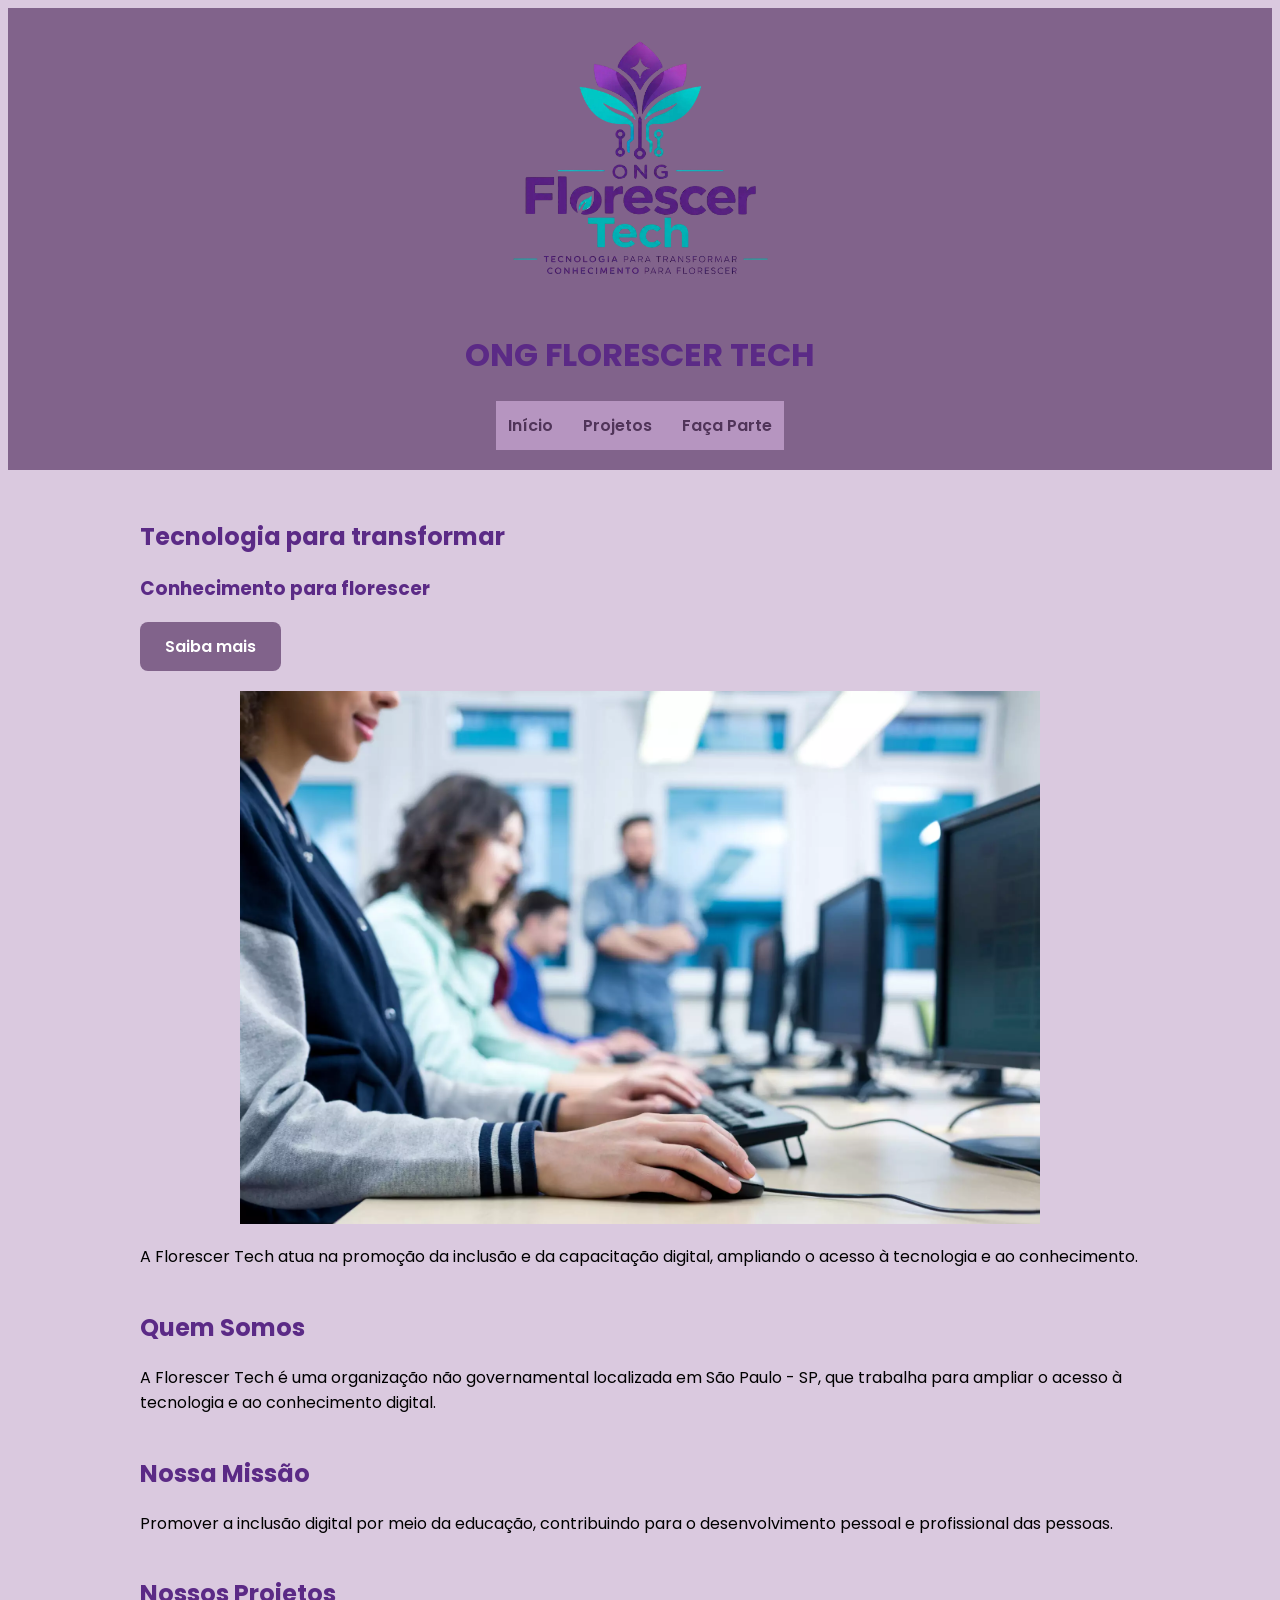
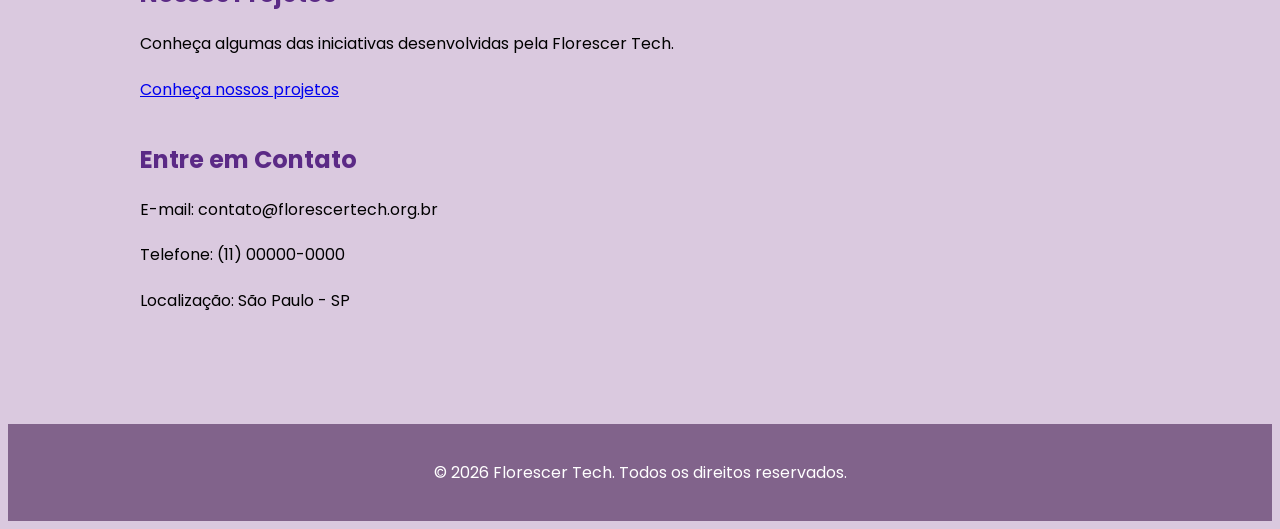
<file: html/index.html>
<!DOCTYPE html>
<html lang="pt-BR">

<head>

    <meta charset="UTF-8">

    <meta name="viewport" content="width=device-width, initial-scale=1.0">

    <meta name="description" content="Florescer Tech: inclusão e capacitação digital por meio da tecnologia.">

    <title>Florescer Tech</title>

    <link rel="stylesheet" href="../css/style.css">

    <link rel="preconnect" href="https://fonts.googleapis.com">

    <link rel="preconnect" href="https://fonts.gstatic.com" crossorigin>

    <link
        href="https://fonts.googleapis.com/css2?family=Poppins:wght@400;500;600;700&display=swap"
        rel="stylesheet"
    >

</head>


<body>

    <header>

        <img
            src="../imagens/logoft.png"
            height="300"
            alt="Logo da Florescer Tech"
        >

        <h1>ONG FLORESCER TECH</h1>


        <nav>

            <button
                class="menu-toggle"
                aria-label="Abrir menu"
                aria-expanded="false"
                type="button"
            >
                ☰
            </button>


            <ul class="menu">

    <li>
        <a href="#inicio">
            Início
        </a>
    </li>

    <li class="dropdown">

        <a href="#projetos">
            Projetos
        </a>

        <ul class="submenu">

            <li>
                <a href="#projetos">
                    Nossos Projetos
                </a>
            </li>

            <li>
                <a href="#areas">
                    Áreas de Atuação
                </a>
            </li>

        </ul>

    </li>

    <li>
        <a href="#cadastro">
            Faça Parte
        </a>
    </li>

</ul>

        </nav>

    </header>


    <main id="conteudo">

    <section>

        <h2>Tecnologia para transformar</h2>

        <h3>Conhecimento para florescer</h3>

        <button
            type="button"
            id="botao-mensagem"
        >
            Saiba mais
        </button>

        <p id="mensagem-interativa"></p>

        <img
            src="../imagens/pc.jpg"
            width="800"
            alt="Pessoa utilizando um computador durante uma atividade de inclusão digital"
        >

        <p>
            A Florescer Tech atua na promoção da inclusão e da capacitação digital,
            ampliando o acesso à tecnologia e ao conhecimento.
        </p>

    </section>

    <section>

        <h2>Quem Somos</h2>

        <p>
            A Florescer Tech é uma organização não governamental localizada em
            São Paulo - SP, que trabalha para ampliar o acesso à tecnologia
            e ao conhecimento digital.
        </p>

    </section>

    <section>

        <h2>Nossa Missão</h2>

        <p>
            Promover a inclusão digital por meio da educação, contribuindo
            para o desenvolvimento pessoal e profissional das pessoas.
        </p>

    </section>

    <section>

        <h2>Nossos Projetos</h2>

        <p>
            Conheça algumas das iniciativas desenvolvidas pela Florescer Tech.
        </p>

        <a href="projetos.html">
            Conheça nossos projetos
        </a>

    </section>

    <section>

        <h2>Entre em Contato</h2>

        <p>
            E-mail: contato@florescertech.org.br
        </p>

        <p>
            Telefone: (11) 00000-0000
        </p>

        <p>
            Localização: São Paulo - SP
        </p>

    </section>

</main>


    <footer>

        <p>
            &copy; 2026 Florescer Tech. Todos os direitos reservados.
        </p>

    </footer>


    <script src="../js/script.js"></script>

</body>

</html>
</file>
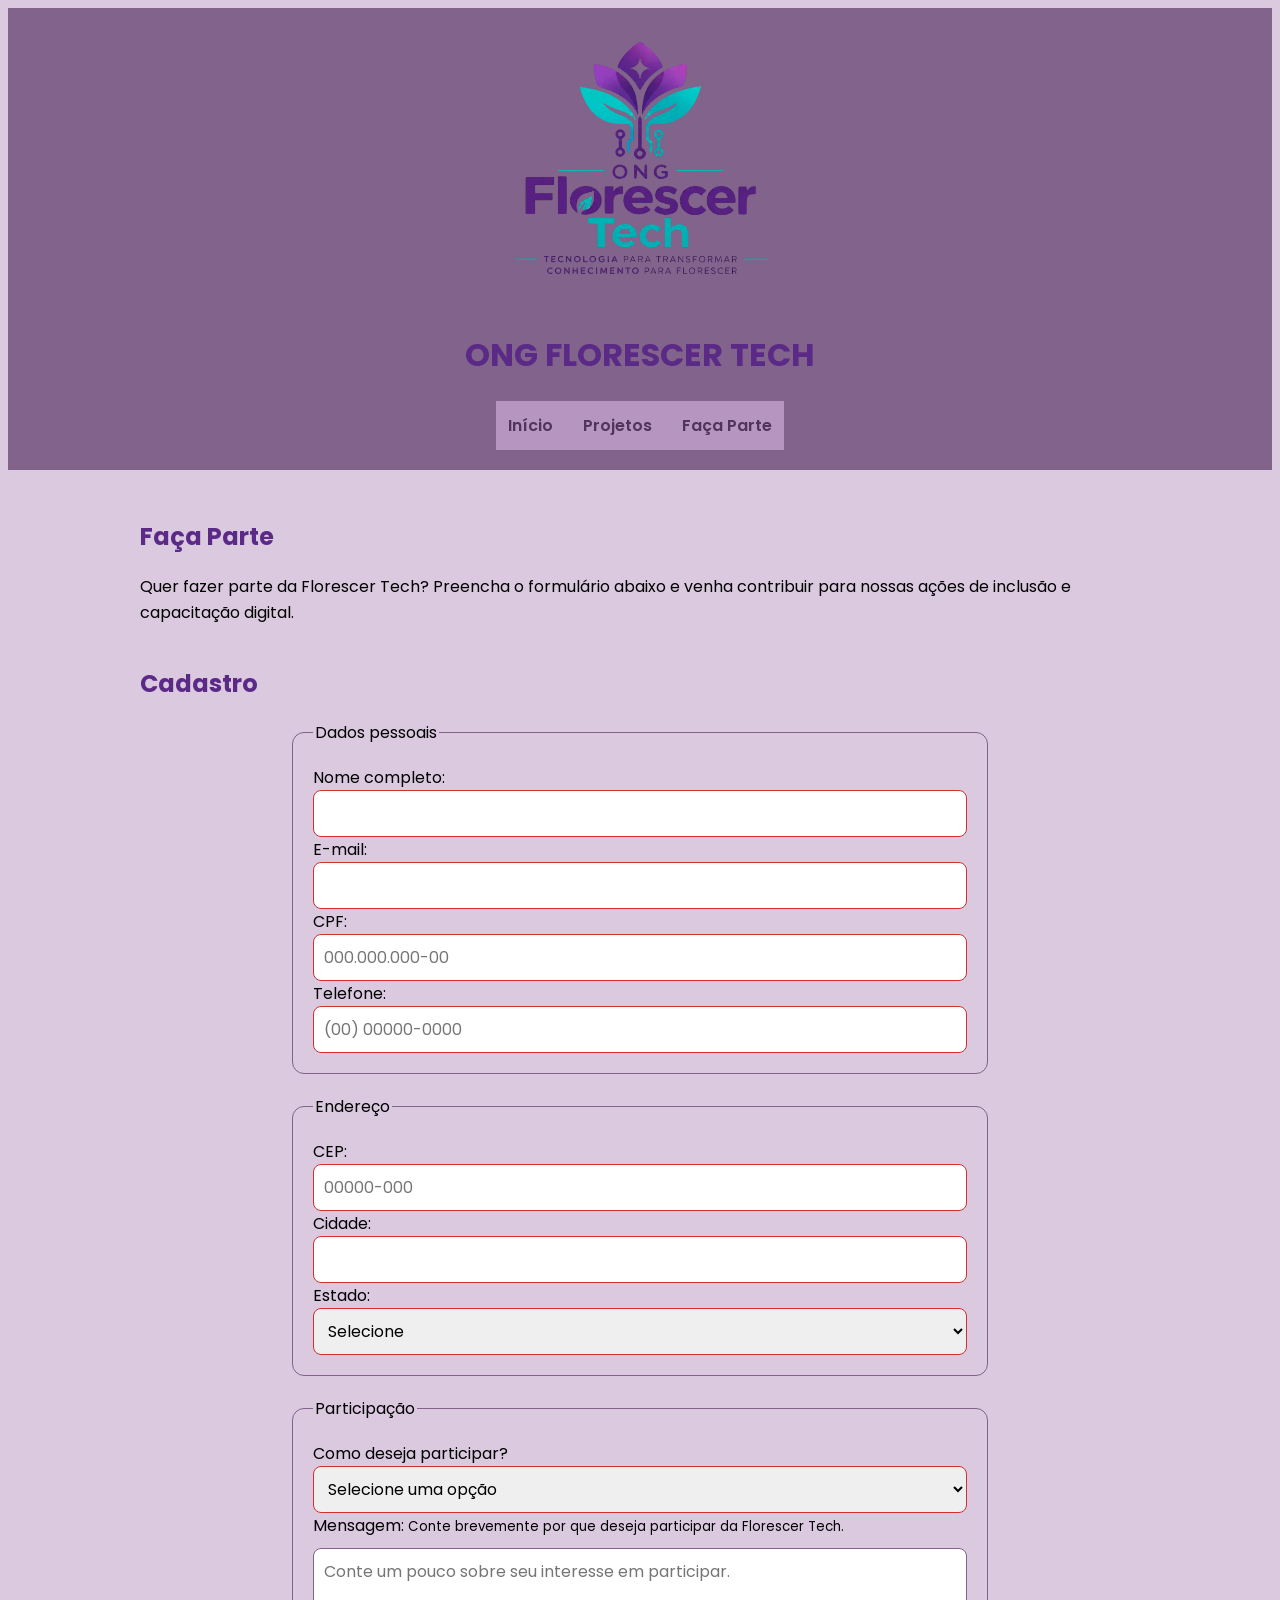
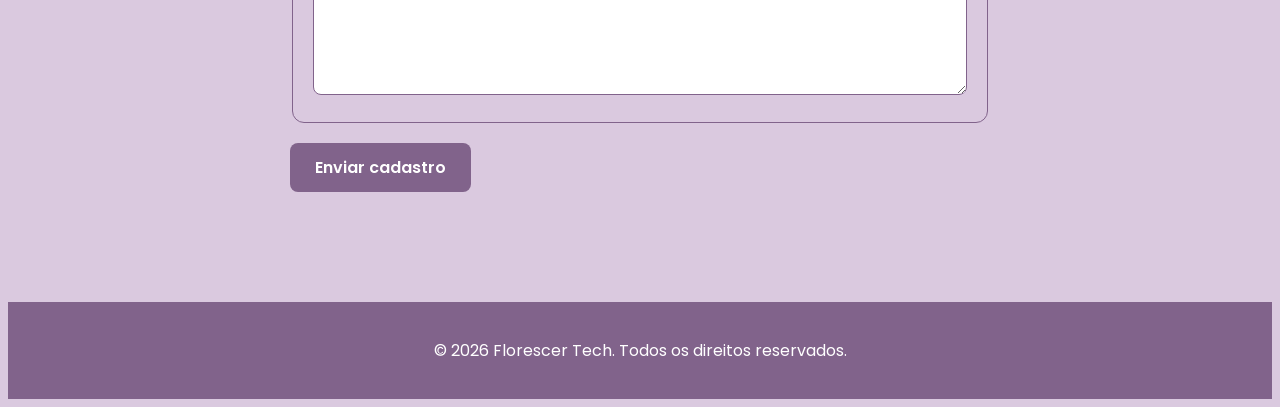
<file: html/cadastro.html>
<!DOCTYPE html>
<html lang="pt-BR">

<head>
    <meta charset="UTF-8">
    <meta name="viewport" content="width=device-width, initial-scale=1.0">
    <meta name="description" content="Faça parte da Florescer Tech e contribua para ações de inclusão e capacitação digital.">

    <title>Florescer Tech</title>

    <link rel="stylesheet" href="../css/style.css">

    <link rel="preconnect" href="https://fonts.googleapis.com">
    <link rel="preconnect" href="https://fonts.gstatic.com" crossorigin>
    <link href="https://fonts.googleapis.com/css2?family=Poppins:wght@400;500;600;700&display=swap" rel="stylesheet">
</head>

<body>

    <header>
        <img src="../imagens/logoft.png"
             height="200"
             alt="Logo da Florescer Tech">

        <h1>ONG FLORESCER TECH</h1>

        <nav>
    <button
    class="menu-toggle"
    aria-label="Abrir menu"
    aria-expanded="false"
    aria-controls="menu-principal"
    type="button"
>
    ☰
</button>

    <ul class="menu" id="menu-principal">
        <li><a href="index.html">Início</a></li>

        <li class="dropdown">
            <a href="projetos.html">Projetos</a>

            <ul class="submenu" aria-label="Submenu de Projetos">
    <li><a href="projetos.html">Nossos Projetos</a></li>
    <li><a href="projetos.html">Áreas de Atuação</a></li>
</ul>
        </li>

        <li><a href="cadastro.html">Faça Parte</a></li>
    </ul>
</nav>
    </header>

    <main>

        <section>
            <h2>Faça Parte</h2>

            <p>
                Quer fazer parte da Florescer Tech?
                Preencha o formulário abaixo e venha contribuir
                para nossas ações de inclusão e capacitação digital.
            </p>
        </section>

        <section>
            <h2>Cadastro</h2>

            <form id="form-cadastro" action="#" method="post">

                <fieldset>
                    <legend>Dados pessoais</legend>

                    <label for="nome">Nome completo:</label>
                    <input
                        type="text"
                        id="nome"
                        name="nome"
                        autocomplete="name"
                        required
                    >

                    <label for="email">E-mail:</label>
                    <input
                        type="email"
                        id="email"
                        name="email"
                        autocomplete="email"
                        required
                    >

                    <label for="cpf">CPF:</label>
                    <input
                        type="text"
                        id="cpf"
                        name="cpf"
                        autocomplete="off"
                        placeholder="000.000.000-00"
                        maxlength="14"
                        pattern="[0-9]{3}\.[0-9]{3}\.[0-9]{3}-[0-9]{2}"
                        required
                    >

                    <label for="telefone">Telefone:</label>
                    <input
                        type="tel"
                        id="telefone"
                        name="telefone"
                        autocomplete="tel"
                        placeholder="(00) 00000-0000"
                        maxlength="15"
                        pattern="\([0-9]{2}\) [0-9]{5}-[0-9]{4}"
                        required
                    >
                </fieldset>

                <fieldset>
                    <legend>Endereço</legend>

                    <label for="cep">CEP:</label>
                    <input
                        type="text"
                        id="cep"
                        name="cep"
                        autocomplete="postal-code"
                        placeholder="00000-000"
                        maxlength="9"
                        pattern="[0-9]{5}-[0-9]{3}"
                        required
                    >

                    <label for="cidade">Cidade:</label>
                    <input
                        type="text"
                        id="cidade"
                        name="cidade"
                        autocomplete="address-level2"
                        required
                    >

                    <label for="estado">Estado:</label>
                    <select
                        id="estado"
                        name="estado"
                        autocomplete="address-level1"
                        required
                    >
                        <option value="">Selecione</option>
                        <option value="SP">São Paulo</option>
                        <option value="RJ">Rio de Janeiro</option>
                        <option value="MG">Minas Gerais</option>
                        <option value="PR">Paraná</option>
                    </select>
                </fieldset>

                <fieldset>
                    <legend>Participação</legend>

                    <label for="interesse">Como deseja participar?</label>

                    <select
                        id="interesse"
                        name="interesse"
                        required
                    >
                        <option value="">Selecione uma opção</option>
                        <option value="voluntario">Voluntário</option>
                        <option value="aluno">Aluno</option>
                        <option value="doador">Doador</option>
                    </select>

                    <label for="mensagem">Mensagem:</label>
                    <small id="mensagem-ajuda">
    Conte brevemente por que deseja participar da Florescer Tech.
</small>

                    <textarea
                        id="mensagem"
                        name="mensagem"
                        aria-describedby="mensagem-ajuda"
                        rows="5"
                        placeholder="Conte um pouco sobre seu interesse em participar."
                    ></textarea>
                </fieldset>

                <button type="submit">Enviar cadastro</button>

            </form>
            <p id="nome-salvo"></p>
        </section>

    </main>

    <footer>
        <p>
            &copy; 2026 Florescer Tech. Todos os direitos reservados.
        </p>
    </footer>
<div class="toast" role="status">
    <strong>Sucesso!</strong> Seu cadastro foi realizado.
</div>

<script>


    
</script>

<script src="../js/script.js"></script>
</body>
</html>
</file>
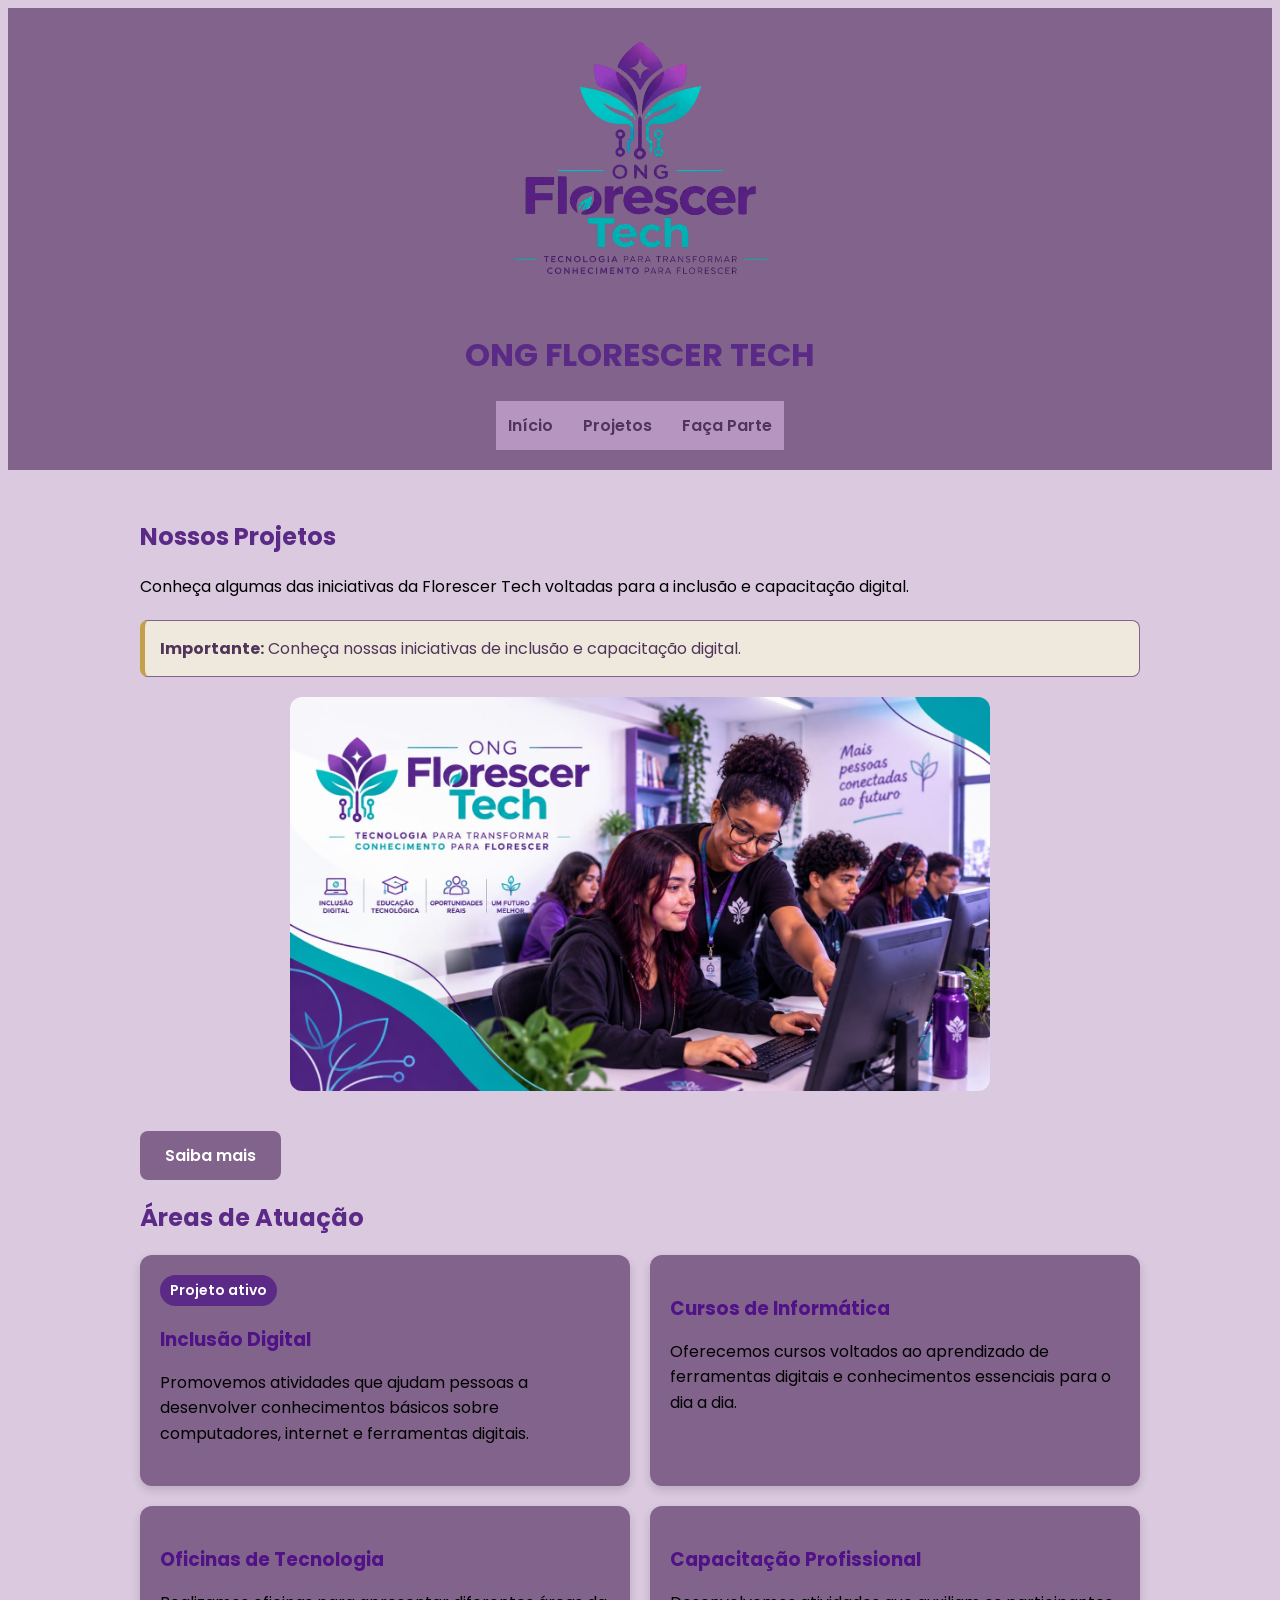
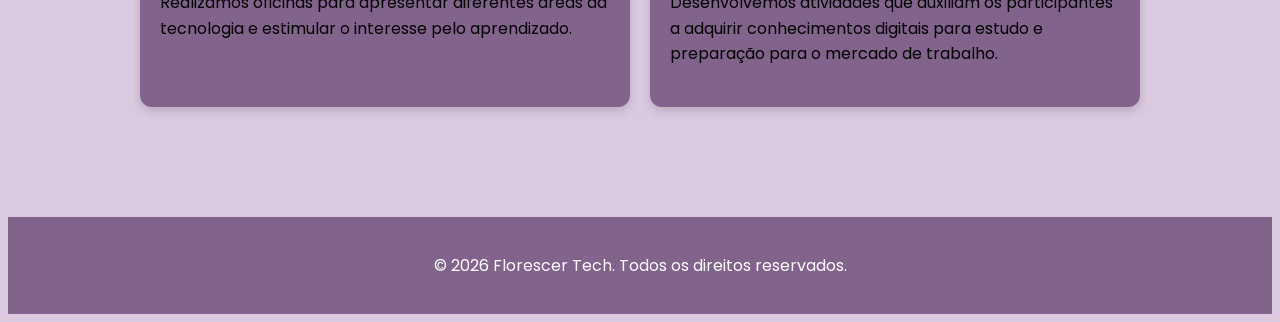
<file: html/projetos.html>
<!DOCTYPE html>
<html lang="pt-BR">

<head>
    <meta charset="UTF-8">
    <meta name="viewport" content="width=device-width, initial-scale=1.0">
    <meta name="description" content="Conheça os projetos e áreas de atuação da Florescer Tech em inclusão e capacitação digital.">

    <title>Florescer Tech</title>

   <link rel="stylesheet" href="../css/style.css">

    <link rel="preconnect" href="https://fonts.googleapis.com">
    <link rel="preconnect" href="https://fonts.gstatic.com" crossorigin>
    <link href="https://fonts.googleapis.com/css2?family=Poppins:wght@400;500;600;700&display=swap" rel="stylesheet">
</head>

<body>

    <header>
        <img src="../imagens/logoft.png"
             height="200"
             alt="Logo da Florescer Tech">

        <h1>ONG FLORESCER TECH</h1>

        <nav>
    <button class="menu-toggle" aria-label="Abrir menu">☰</button>

    <ul class="menu">
        <li><a href="index.html">Início</a></li>

        <li class="dropdown">
            <a href="projetos.html">Projetos</a>
            <ul class="submenu">
                <li><a href="projetos.html">Nossos Projetos</a></li>
                <li><a href="projetos.html">Áreas de Atuação</a></li>
            </ul>
        </li>

        <li><a href="cadastro.html">Faça Parte</a></li>
    </ul>
</nav>
    </header>

    <main>

        <section>
            <h2>Nossos Projetos</h2>

            <p>
                Conheça algumas das iniciativas da Florescer Tech
                voltadas para a inclusão e capacitação digital.
            </p>
            <div class="alerta" role="alert">
    <strong>Importante:</strong> Conheça nossas iniciativas de inclusão e capacitação digital.
</div>

            <img class="imagem-projeto"
     src="../imagens/florescertech.jpg"
     height="400"
     alt="Pessoas aprendendo tecnologia em uma sala de informática com computadores e orientação de uma professora.">
        </section>

<button type="button" id="abrir-modal">Saiba mais</button>

<dialog id="modal">
    <h2>Sobre a Florescer Tech</h2>

    <p>
        A Florescer Tech promove ações de inclusão e capacitação digital,
        oferecendo oportunidades de aprendizado e acesso à tecnologia.
    </p>

    <button type="button" id="fechar-modal">Fechar</button>
</dialog>

        <section>
    <h2>Áreas de Atuação</h2>

    <div class="areas">

        <article>
            <span class="badge">Projeto ativo</span>
            <h3>Inclusão Digital</h3>
            <p>
                Promovemos atividades que ajudam pessoas a desenvolver
                conhecimentos básicos sobre computadores, internet e
                ferramentas digitais.
            </p>
        </article>

        <article>
            <h3>Cursos de Informática</h3>
            <p>
                Oferecemos cursos voltados ao aprendizado de ferramentas
                digitais e conhecimentos essenciais para o dia a dia.
            </p>
        </article>

        <article>
            <h3>Oficinas de Tecnologia</h3>
            <p>
                Realizamos oficinas para apresentar diferentes áreas
                da tecnologia e estimular o interesse pelo aprendizado.
            </p>
        </article>

        <article>
            <h3>Capacitação Profissional</h3>
            <p>
                Desenvolvemos atividades que auxiliam os participantes
                a adquirir conhecimentos digitais para estudo e
                preparação para o mercado de trabalho.
            </p>
        </article>

    </div>
</section>


    </main>

    <footer>
        <p>
            &copy; 2026 Florescer Tech. Todos os direitos reservados.
        </p>
    </footer>

    <script>
    

    
</script>

<script src="../js/script.js"></script>
</body>
</html>
</file>
<file: css/style.css>
css
:root {
    /* Cores */
    --cor-primaria: #81638b;
    --cor-secundaria: #b695c0;
    --cor-destaque: #5b2a86;
    --cor-texto: #000000;
    --cor-fundo: #dac9df;
    --cor-neutra-clara: #dac9df;
    --cor-neutra-media: #e8ddeb;
    --cor-neutra-escura: #3f2945;

    /* Cores de estado */

  --cor-sucesso: #51df56;
  --cor-erro: #d32f2f;
  --cor-aviso: #c49a32;
  --cor-informacao: #08d6d3;

    /* Tipografia */
    --fonte-principal: 'Poppins', sans-serif;
    --texto-xs: 0.75rem;
    --texto-sm: 0.875rem;
    --texto-md: 1rem;
    --texto-lg: 1.5rem;
    --texto-xl: 2rem;

    /* Espaçamentos */
    --espaco-1: 4px;
    --espaco-2: 8px;
    --espaco-3: 16px;
    --espaco-4: 24px;
    --espaco-5: 32px;
    --espaco-6: 48px;
}
body {
    background-color: #dac9df;
    color: #000000;
    font-family: 'Poppins', sans-serif;
}

header {
    display: flex;
    flex-direction: column;
    align-items: center;
    background-color: #81638b;
    padding: 20px;
}

nav {
    background-color: #b695c0;
    padding: 12px;
}

nav ul {
    display: flex;
    justify-content: center;
    gap: 30px;
    list-style: none;
}

nav a {
    color: #503459;
    text-decoration: none;
    font-weight: 600;
}
nav ul {
    display: flex;
    justify-content: center;
    gap: 30px;
    list-style: none;
    margin: 0;
    padding: 0;
}

nav li {
    position: relative;
}

.submenu {
    display: none;
    position: absolute;
    top: 100%;
    left: 0;
    background-color: #b695c0;
    padding: 10px;
    min-width: 180px;
    z-index: 10;
}

.dropdown:hover .submenu,
.dropdown:focus-within .submenu {
    display: block;
}

.submenu li {
    margin-bottom: 8px;
}

.submenu li:last-child {
    margin-bottom: 0;
}

nav a:hover,
nav a:focus {
    color: #5b2a86;
    text-decoration: underline;
    outline: 2px solid #5b2a86;
    outline-offset: 3px;
}

h1 {
    color: #5b2a86;
    font-size: 2rem;
    text-align: center;
}

h2 {
    color: #5b2a86;
}

h3 {
    color: #5b2a86;
}

header img {
    display: block;
    max-width: 400px;
    width: 100%;
    height: auto;
    margin: 0 auto 15px;
}

main img {
    display: block;
    max-width: 100%;
    height: auto;
    margin: 20px auto;
}

main {
    max-width: 1000px;
    margin: 0 auto;
    padding: 30px 20px;
}

section {
    margin-bottom: 40px;
}

.areas {
    display: grid;
    grid-template-columns: repeat(12, 1fr);
    gap: 20px;
}

.areas article {
    grid-column: span 6;
}

.areas article {
    background-color: #81638b;
    padding: 20px;
    border-radius: 12px;
    box-shadow: 0 4px 10px rgba(0, 0, 0, 0.15);
    transition: transform 0.3s ease;
}

.areas article:hover {
    transform: translateY(-5px);
}

.imagem-projeto {
    width: 100%;
    max-width: 700px;
    height: auto;
    display: block;
    margin: 20px auto;
    border-radius: 12px;
}

section p {
    line-height: 1.6;
    margin-bottom: 20px;
}

.areas article h3 {
    color: #511288;
    margin-bottom: 10px;
}

form {
    max-width: 700px;
    margin: 0 auto;
}

fieldset {
    border: 1px solid #81638b;
    border-radius: 12px;
    padding: 20px;
    margin-bottom: 20px;
}

input,
select {
    width: 100%;
    padding: 10px;
    border: 1px solid #81638b;
    border-radius: 8px;
    font-family: 'Poppins', sans-serif;
    font-size: 1rem;
    box-sizing: border-box;
}

input:focus,
select:focus {
    outline: 2px solid #5b2a86;
    border-color: #5b2a86;
}
input:focus:valid,
select:focus:valid,
textarea:focus:valid {
    border-color: var(--cor-sucesso);
}

input:invalid,
select:invalid,
textarea:invalid {
    border-color: #d32f2f;
}

textarea {
    width: 100%;
    min-height: 120px;
    padding: 10px;
    margin-top: 10px;
    border: 1px solid #81638b;
    border-radius: 8px;
    font-family: 'Poppins', sans-serif;
    font-size: 1rem;
    box-sizing: border-box;
    resize: vertical;
}

button {
    background-color: #81638b;
    color: #ffffff;
    border: none;
    padding: 12px 25px;
    border-radius: 8px;
    font-family: 'Poppins', sans-serif;
    font-size: 1rem;
    font-weight: 600;
    cursor: pointer;
    transition: background-color 0.3s ease, transform 0.1s ease, opacity 0.3s ease;
}

button:hover,
button:focus {
    background-color: #5b2a86;
    outline: 2px solid #5b2a86;
    outline-offset: 2px;
}
button:active {
    transform: scale(0.98);
}

button:disabled {
    opacity: 0.5;
    cursor: not-allowed;
}

footer {
    background-color: #81638b;
    color: #ffffff;
    text-align: center;
    padding: 20px;
    margin-top: 40px;
}
.menu-toggle {
    display: none;
}
@media (max-width: 1200px) {
    .areas article {
        grid-column: span 6;
    }
}

@media (max-width: 992px) {
    .areas article {
        grid-column: span 6;
    }

    main {
        padding: 25px 20px;
    }
}

@media (max-width: 768px) {

    .menu-toggle {
    display: block;
    margin: 0 auto;
    background-color: #81638b;
    color: #ffffff;
    border: none;
    font-size: 2rem;
    cursor: pointer;
    padding: 10px 18px;
    border-radius: 8px;
}

    nav .menu {
    flex-direction: column;
    display: none;
    gap: 15px;
    align-items: center;
}


    .areas article {
        grid-column: span 12;
    }

    form {
        width: 100%;
    }

    h1 {
        font-size: 1.6rem;
    }

}

@media (max-width: 576px) {
    main {
        padding: 20px 15px;
    }

    header {
        padding: 15px;
    }

    nav {
        padding: 10px;
    }

    .areas {
        gap: 15px;
    }
}

@media (max-width: 400px) {
    .areas {
        gap: 10px;
    }

    h1 {
        font-size: 1.4rem;
    }

    button {
        width: 100%;
    }
}

@media (prefers-reduced-motion: reduce) {
    * {
        transition: none !important;
        animation: none !important;
    }
}
.badge {
    display: inline-block;
    background-color: #5b2a86;
    color: #ffffff;
    padding: 5px 10px;
    border-radius: 20px;
    font-size: 0.875rem;
    font-weight: 600;
}

.alerta {
    background-color: #eee9dc;
    color: #503459;
    border: 1px solid #81638b;
    border-left: 5px solid #c2a04c;
    padding: 15px;
    border-radius: 8px;
    margin: 20px 0;
}
.toast {
    display: none;
    position: fixed;
    right: 20px;
    bottom: 20px;
    background-color: #51df56;
    color: #000000;
    padding: 15px 20px;
    border-radius: 8px;
    box-shadow: 0 4px 10px rgba(0, 0, 0, 0.2);
    z-index: 20;
}
dialog {
    max-width: 500px;
    padding: 25px;
    border: 1px solid #81638b;
    border-radius: 12px;
    background-color: #ffffff;
    color: #000000;
    box-shadow: 0 4px 15px rgba(0, 0, 0, 0.25);
}

dialog::backdrop {
    background-color: rgba(80, 52, 89, 0.6);
}

dialog h2 {
    color: #5b2a86;
    margin-top: 0;
}

dialog button {
    margin-top: 15px;
}
</file>
